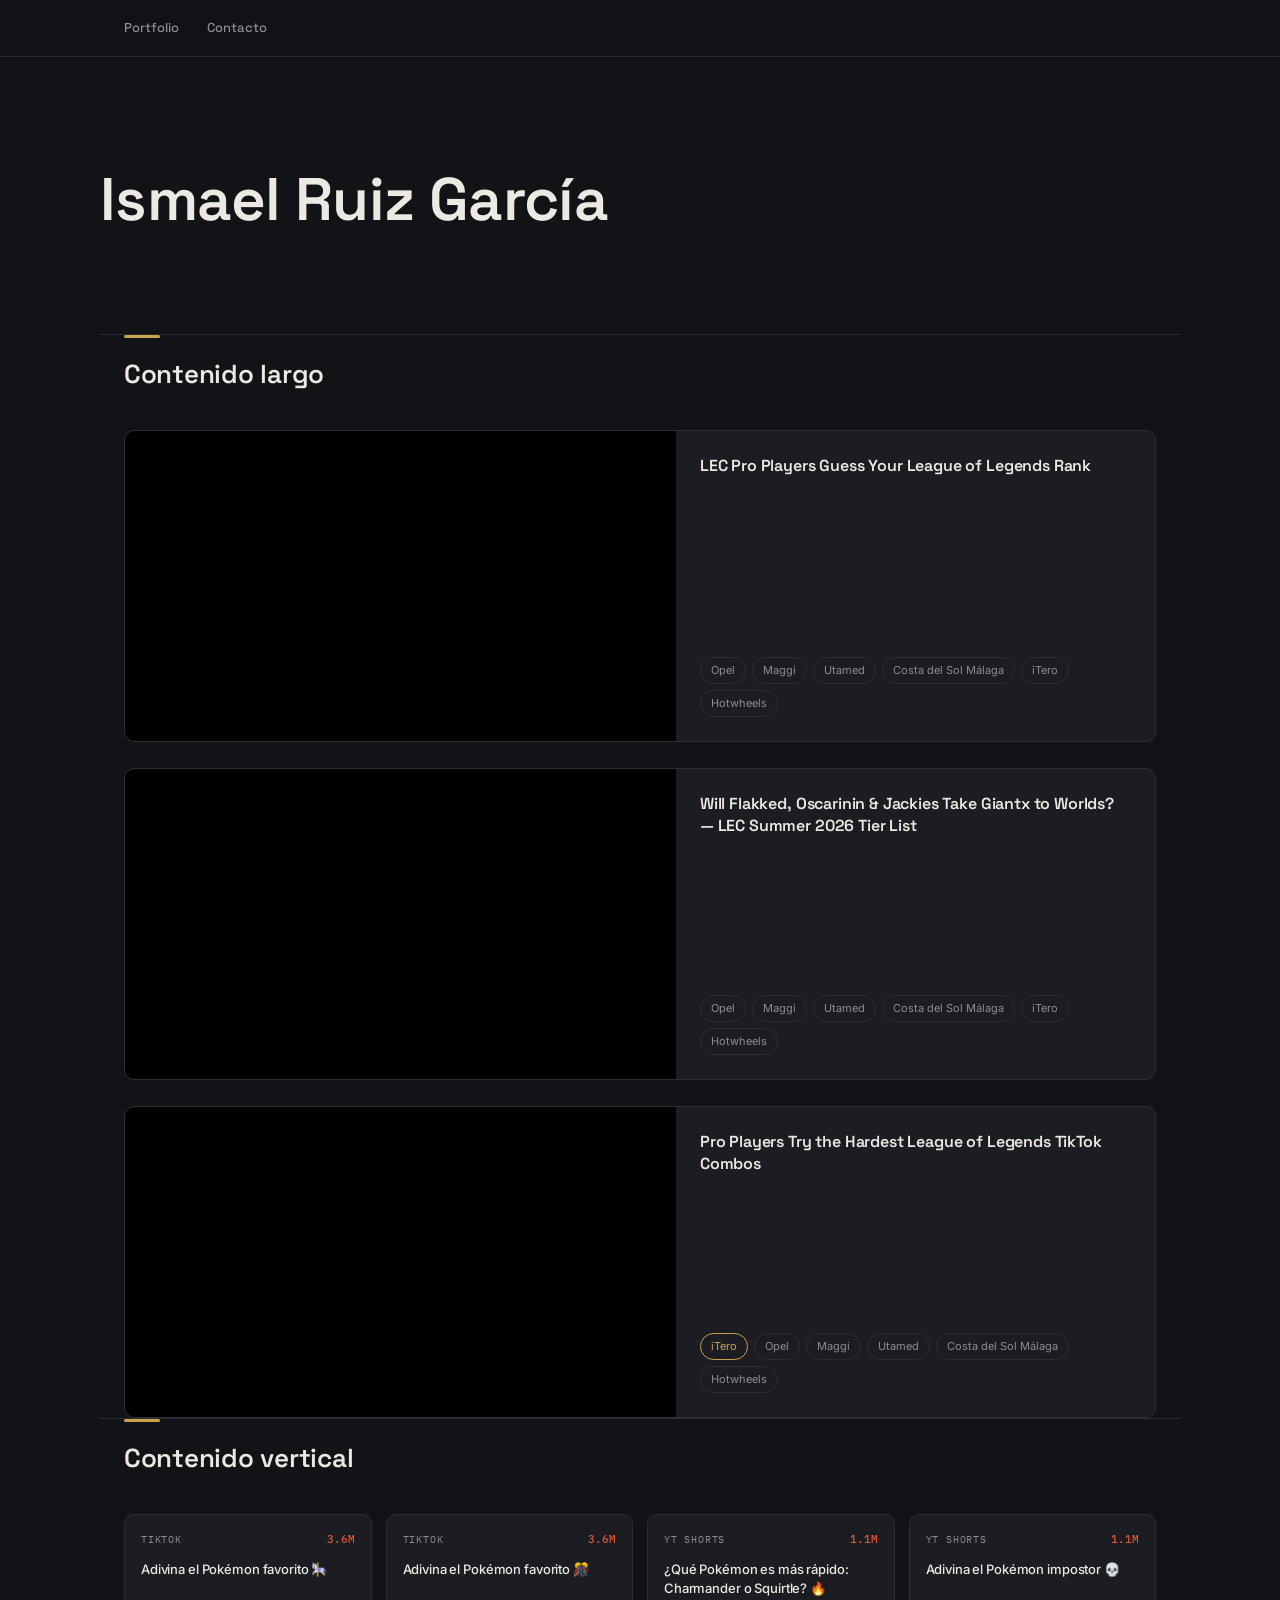
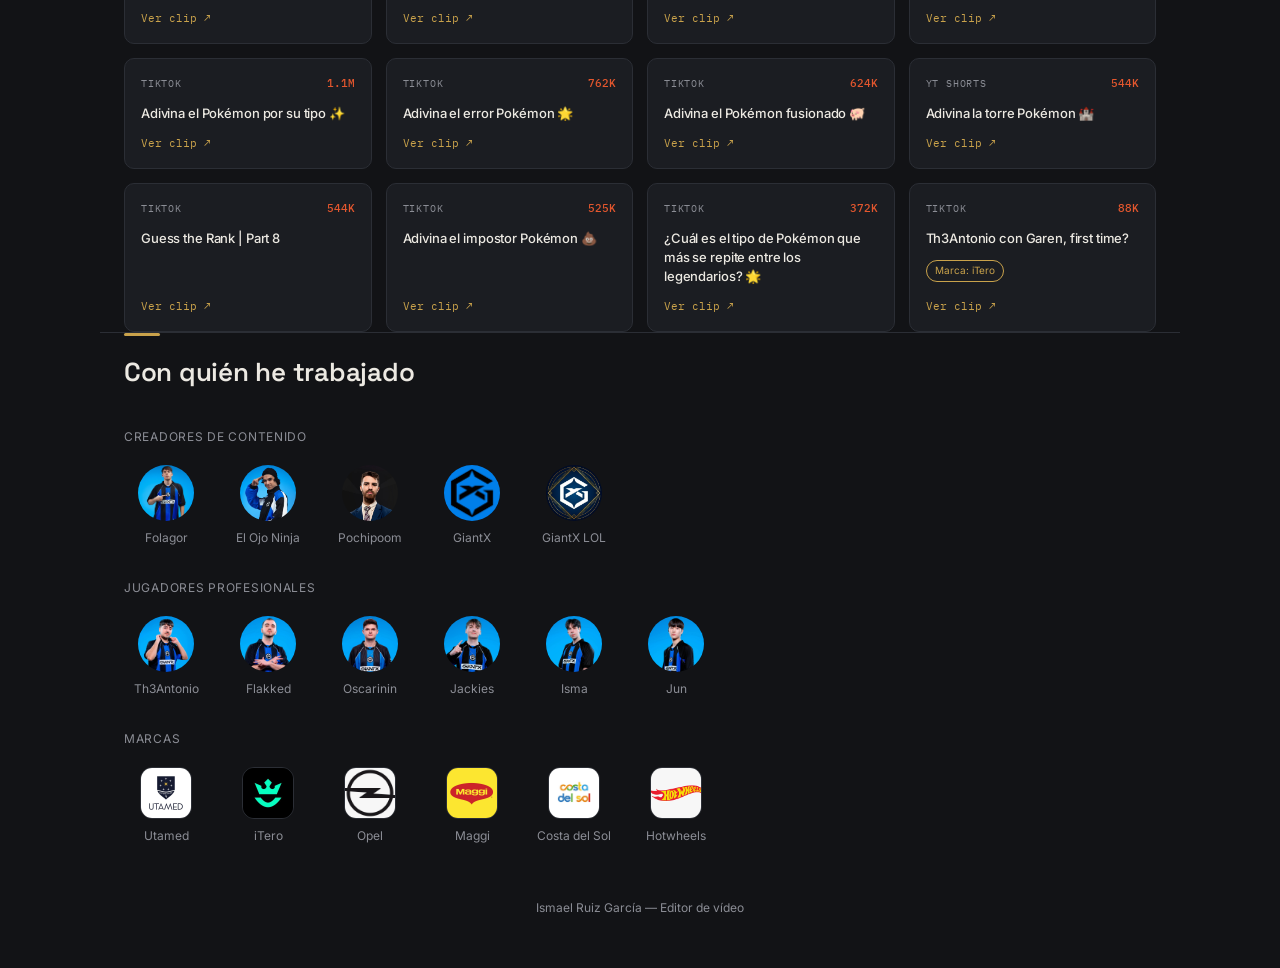
<file: index.html>
<!DOCTYPE html>
<html lang="es">
<head>
<meta charset="UTF-8">
<meta name="viewport" content="width=device-width, initial-scale=1.0">
<title>Ismael Ruiz García — Editor de vídeo</title>
<meta name="description" content="Portfolio de edición de vídeo de Ismael Ruiz García — contenido esports para Giantx en YouTube y TikTok.">
<link rel="preconnect" href="https://fonts.googleapis.com">
<link rel="preconnect" href="https://fonts.gstatic.com" crossorigin>
<link href="https://fonts.googleapis.com/css2?family=Space+Grotesk:wght@500;600;700&family=Inter:wght@400;500;600&family=IBM+Plex+Mono:wght@400;500&display=swap" rel="stylesheet">
<style>
  :root{
    --bg:#121316;
    --surface:#1b1d22;
    --line:#2b2e35;
    --text:#ece9e2;
    --text-dim:#8b8d95;
    --accent:#c9a24b;
    --accent-red:#e4572e;
    --radius:10px;
  }
  *{box-sizing:border-box;}
  html{scroll-behavior:smooth;}
  @media (prefers-reduced-motion: reduce){ html{scroll-behavior:auto;} *{animation:none !important; transition:none !important;} }

  body{margin:0; background:var(--bg); color:var(--text); font-family:'Inter', system-ui, sans-serif; line-height:1.55; -webkit-font-smoothing:antialiased;}
  h1,h2,h3,h4{font-family:'Space Grotesk', system-ui, sans-serif; margin:0 0 .4em; letter-spacing:-0.01em; font-weight:600;}
  .mono{font-family:'IBM Plex Mono', ui-monospace, SFMono-Regular, Menlo, monospace;}
  a{color:inherit;}
  :focus-visible{outline:2px solid var(--accent); outline-offset:3px;}
  ::selection{background:var(--accent); color:#121316;}

  .wrap{max-width:1080px; margin:0 auto; padding:0 24px;}

  .scrubber{position:sticky; top:0; z-index:10; background:rgba(18,19,22,.9); backdrop-filter:blur(8px); border-bottom:1px solid var(--line);}
  .scrubber .track{display:flex; align-items:center; gap:28px; overflow-x:auto; scrollbar-width:none; padding:18px 24px;}
  .scrubber .track::-webkit-scrollbar{display:none;}
  .scrubber a{font-size:13px; white-space:nowrap; color:var(--text-dim); text-decoration:none; font-family:'Space Grotesk'; font-weight:500; transition:color .15s;}
  .scrubber a:hover{color:var(--text);}
  .scrubber a.active{color:var(--accent);}

  header.hero{padding:96px 0 64px; border-bottom:1px solid var(--line); position:relative;}
  .eyebrow{font-size:12px; letter-spacing:.14em; text-transform:uppercase; color:var(--accent); margin-bottom:20px;}
  h1{font-size:clamp(36px,6vw,60px);}
  .role{color:var(--text-dim); font-size:19px; margin-bottom:24px; font-family:'Space Grotesk'; font-weight:500;}
  .lede{max-width:580px; color:var(--text); font-size:16px;}

  section{padding:68px 0; border-bottom:1px solid var(--line);}
  section:last-of-type{border-bottom:none;}
  .section-head{margin-bottom:36px;}
  .section-head .bar{width:36px; height:3px; background:var(--accent); margin-bottom:16px; border-radius:2px;}
  .section-head h2{font-size:26px;}

  .featured-grid{display:grid; gap:26px;}
  .feature-card{background:var(--surface); border:1px solid var(--line); border-radius:var(--radius); overflow:hidden; display:grid; grid-template-columns:1fr;}
  @media(min-width:760px){ .feature-card{grid-template-columns:1.15fr 1fr;} }
  .feature-card .embed{position:relative; aspect-ratio:16/9; background:#000;}
  .feature-card .embed iframe{position:absolute; inset:0; width:100%; height:100%; border:0;}
  .feature-card .info{padding:24px; display:flex; flex-direction:column;}
  .feature-card h3{font-size:16px; margin-bottom:14px; line-height:1.35;}
  .chip-row{display:flex; flex-wrap:wrap; gap:6px; margin-top:auto;}
  .chip{font-size:11px; padding:4px 10px; border:1px solid var(--line); border-radius:100px; color:var(--text-dim);}
  .chip.main{color:var(--accent); border-color:var(--accent);}

  .shorts-grid{display:grid; grid-template-columns:repeat(auto-fill,minmax(230px,1fr)); gap:14px;}
  .short-card{background:var(--surface); border:1px solid var(--line); border-radius:var(--radius); padding:16px; display:flex; flex-direction:column; gap:12px; text-decoration:none; transition:border-color .15s, transform .15s;}
  .short-card:hover{border-color:var(--accent); transform:translateY(-2px);}
  .short-top{display:flex; justify-content:space-between; align-items:center;}
  .platform{font-size:10px; text-transform:uppercase; letter-spacing:.08em; color:var(--text-dim);}
  .views{font-size:11px; color:var(--accent-red); font-weight:500;}
  .short-card h4{font-size:13px; font-weight:500; margin:0; color:var(--text); line-height:1.45; font-family:'Inter';}
  .short-tag{align-self:flex-start; font-size:10px; color:var(--accent); border:1px solid var(--accent); border-radius:100px; padding:2px 8px;}
  .short-link{margin-top:auto; font-size:11px; color:var(--accent);}

  .tag-group{margin-bottom:34px;}
  .tag-group:last-child{margin-bottom:0;}
  .tag-group .label{font-size:12px; color:var(--text-dim); margin-bottom:18px; text-transform:uppercase; letter-spacing:.06em;}

  .people-grid, .brand-grid{display:flex; flex-wrap:wrap; gap:22px 18px;}
  .person, .brand{display:flex; flex-direction:column; align-items:center; gap:9px; width:84px; text-align:center;}
  .avatar{width:56px; height:56px; border-radius:50%; display:flex; align-items:center; justify-content:center; font-family:'Space Grotesk'; font-weight:600; font-size:14px; color:#15161a;}
  .avatar img{width:100%; height:100%; object-fit:cover; border-radius:50%; display:block;}
  .person{text-decoration:none; color:inherit;}
  .brand .mark{width:52px; height:52px; border-radius:12px; display:flex; align-items:center; justify-content:center; font-family:'Space Grotesk'; font-weight:600; font-size:13px; border:1px solid var(--line); color:var(--text); background:var(--surface);}
  .brand .mark{overflow:hidden;}
  .brand .mark img{width:100%; height:100%; object-fit:cover; display:block;}
  .person span, .brand span{font-size:12px; color:var(--text-dim); line-height:1.3;}

  footer.end{padding:50px 0; text-align:center;}
  footer.end span{font-size:12px; color:var(--text-dim);}
</style>
</head>
<body>

<nav class="scrubber"><div class="track wrap">
  <a href="#inicio">Portfolio</a>
    <a href="contacto.html">Contacto</a>
</div></nav>

<header class="hero wrap" id="inicio">
  <h1>Ismael Ruiz García</h1>

  
</header>

<section class="wrap" id="destacados">
  <div class="section-head"><div class="bar"></div><h2>Contenido largo</h2></div>
  <div class="featured-grid">

    <article class="feature-card">
      <div class="embed"><iframe src="https://www.youtube.com/embed/CvJM4nI730c" title="LEC Pro Players Guess Your League of Legends Rank" allowfullscreen loading="lazy"></iframe></div>
      <div class="info">
        <h3>LEC Pro Players Guess Your League of Legends Rank</h3>
        <div class="chip-row">
          <span class="chip">Opel</span><span class="chip">Maggi</span><span class="chip">Utamed</span><span class="chip">Costa del Sol Málaga</span><span class="chip">iTero</span><span class="chip">Hotwheels</span>
        </div>
      </div>
    </article>

    <article class="feature-card">
      <div class="embed"><iframe src="https://www.youtube.com/embed/H2o7BlmAhLQ" title="Will Flakked, Oscarinin & Jackies take Giantx to Worlds?" allowfullscreen loading="lazy"></iframe></div>
      <div class="info">
        <h3>Will Flakked, Oscarinin &amp; Jackies Take Giantx to Worlds? — LEC Summer 2026 Tier List</h3>
        <div class="chip-row">
          <span class="chip">Opel</span><span class="chip">Maggi</span><span class="chip">Utamed</span><span class="chip">Costa del Sol Málaga</span><span class="chip">iTero</span><span class="chip">Hotwheels</span>
        </div>
      </div>
    </article>

    <article class="feature-card">
      <div class="embed"><iframe src="https://www.youtube.com/embed/bHtNO31n9Vk" title="Pro Players Try the Hardest League of Legends TikTok Combos" allowfullscreen loading="lazy"></iframe></div>
      <div class="info">
        <h3>Pro Players Try the Hardest League of Legends TikTok Combos</h3>
        <div class="chip-row"><span class="chip main">iTero</span><span class="chip">Opel</span><span class="chip">Maggi</span><span class="chip">Utamed</span><span class="chip">Costa del Sol Málaga</span><span  class="chip">Hotwheels</span>
      </div>
    </article>

  </div>
</section>

<section class="wrap" id="shorts">
  <div class="section-head"><div class="bar"></div><h2>Contenido vertical</h2></div>
  <div class="shorts-grid">

    <a class="short-card" href="https://www.tiktok.com/@giantxes/video/7656111890896145667?lang=es" target="_blank" rel="noopener">
      <div class="short-top"><span class="platform mono">TikTok</span><span class="views mono">3.6M</span></div>
      <h4>Adivina el Pokémon favorito 🎠</h4>
      <span class="short-link mono">Ver clip ↗</span>
    </a>

    <a class="short-card" href="https://www.tiktok.com/@giantxes/video/7653889803490069783?lang=es" target="_blank" rel="noopener">
      <div class="short-top"><span class="platform mono">TikTok</span><span class="views mono">3.6M</span></div>
      <h4>Adivina el Pokémon favorito 🎊</h4>
      <span class="short-link mono">Ver clip ↗</span>
    </a>

    <a class="short-card" href="https://www.youtube.com/shorts/FUOE5brqlLI" target="_blank" rel="noopener">
      <div class="short-top"><span class="platform mono">YT Shorts</span><span class="views mono">1.1M</span></div>
      <h4>¿Qué Pokémon es más rápido: Charmander o Squirtle? 🔥</h4>
      <span class="short-link mono">Ver clip ↗</span>
    </a>

    <a class="short-card" href="https://www.youtube.com/shorts/HyiCGyj5WbQ" target="_blank" rel="noopener">
      <div class="short-top"><span class="platform mono">YT Shorts</span><span class="views mono">1.1M</span></div>
      <h4>Adivina el Pokémon impostor 💀</h4>
      <span class="short-link mono">Ver clip ↗</span>
    </a>

    <a class="short-card" href="https://www.tiktok.com/@giantxes/video/7649428434011065622?lang=es" target="_blank" rel="noopener">
      <div class="short-top"><span class="platform mono">TikTok</span><span class="views mono">1.1M</span></div>
      <h4>Adivina el Pokémon por su tipo ✨️</h4>
      <span class="short-link mono">Ver clip ↗</span>
    </a>

    <a class="short-card" href="https://www.tiktok.com/@giantxes/video/7647194400560303382?lang=es" target="_blank" rel="noopener">
      <div class="short-top"><span class="platform mono">TikTok</span><span class="views mono">762K</span></div>
      <h4>Adivina el error Pokémon 🌟</h4>
      <span class="short-link mono">Ver clip ↗</span>
    </a>

    <a class="short-card" href="https://www.tiktok.com/@giantxes/video/7641246221037800726?lang=es" target="_blank" rel="noopener">
      <div class="short-top"><span class="platform mono">TikTok</span><span class="views mono">624K</span></div>
      <h4>Adivina el Pokémon fusionado 🐖</h4>
      <span class="short-link mono">Ver clip ↗</span>
    </a>

    <a class="short-card" href="https://www.youtube.com/shorts/RfSWuwTfBr8" target="_blank" rel="noopener">
      <div class="short-top"><span class="platform mono">YT Shorts</span><span class="views mono">544K</span></div>
      <h4>Adivina la torre Pokémon 🏰</h4>
      <span class="short-link mono">Ver clip ↗</span>
    </a>

    <a class="short-card" href="https://www.tiktok.com/@giantxleague/video/7639755588884319520?lang=es" target="_blank" rel="noopener">
      <div class="short-top"><span class="platform mono">TikTok</span><span class="views mono">544K</span></div>
      <h4>Guess the Rank | Part 8</h4>
      <span class="short-link mono">Ver clip ↗</span>
    </a>

    <a class="short-card" href="https://www.tiktok.com/@giantxes/video/7651277490605870358?lang=es" target="_blank" rel="noopener">
      <div class="short-top"><span class="platform mono">TikTok</span><span class="views mono">525K</span></div>
      <h4>Adivina el impostor Pokémon 💩</h4>
      <span class="short-link mono">Ver clip ↗</span>
    </a>

    <a class="short-card" href="https://www.tiktok.com/@giantxes/video/7643503561778810134?lang=es" target="_blank" rel="noopener">
      <div class="short-top"><span class="platform mono">TikTok</span><span class="views mono">372K</span></div>
      <h4>¿Cuál es el tipo de Pokémon que más se repite entre los legendarios? 🌟</h4>
      <span class="short-link mono">Ver clip ↗</span>
    </a>

    <a class="short-card" href="https://www.tiktok.com/@giantx_itero/video/7670849044511460641" target="_blank" rel="noopener">
      <div class="short-top"><span class="platform mono">TikTok</span><span class="views mono">88K</span></div>
      <h4>Th3Antonio con Garen, first time?</h4>
      <span class="short-tag">Marca: iTero</span>
      <span class="short-link mono">Ver clip ↗</span>
    </a>

  </div>
</section>

<section class="wrap" id="colaboradores">
  <div class="section-head"><div class="bar"></div><h2>Con quién he trabajado</h2></div>

  <div class="tag-group">
    <div class="label">Creadores de contenido</div>
    <div class="people-grid">
      <a class="person" href="https://www.youtube.com/@Folagor03" target="_blank" rel="noopener">
        <div class="avatar"><img src="Folagor.jpeg" alt="Folagor"></div>
        <span>Folagor</span>
      </a>
      <a class="person" href="https://www.youtube.com/@ElOjoNinja" target="_blank" rel="noopener">
        <div class="avatar"><img src="ElOjoNinja.jpeg" alt="El Ojo Ninja"></div>
        <span>El Ojo Ninja</span>
      </a>
      <a class="person" href="https://www.youtube.com/@PochiPoomLOL" target="_blank" rel="noopener">
        <div class="avatar"><img src="Pochipoom.jpeg" alt="Pochipoom"></div>
        <span>Pochipoom</span>
      </a>
      <a class="person" href="https://www.youtube.com/@GIANTXES" target="_blank" rel="noopener">
        <div class="avatar"><img src="GiantX.jpeg" alt="GiantX"></div>
        <span>GiantX</span>
      </a>
      <a class="person" href="https://www.youtube.com/@GIANTXLOL" target="_blank" rel="noopener">
        <div class="avatar"><img src="GiantX LOL.jpeg" alt="GiantX LOL"></div>
        <span>GiantX LOL</span>
      </a>
    </div>
  </div>

  <div class="tag-group">
    <div class="label">Jugadores profesionales</div>
    <div class="people-grid">
      <a class="person" href="https://www.youtube.com/@Th3Antonio" target="_blank" rel="noopener">
        <div class="avatar"><img src="Th3Antonio.jpeg" alt="Th3Antonio"></div>
        <span>Th3Antonio</span>
      </a>
      <a class="person" href="https://www.youtube.com/@flakkedlol" target="_blank" rel="noopener">
        <div class="avatar"><img src="Flakked.jpeg" alt="Flakked"></div>
        <span>Flakked</span>
      </a>
      <div class="person">
        <div class="avatar"><img src="Oscarinin.jpeg" alt="Oscarinin"></div>
        <span>Oscarinin</span>
      </div>
      <div class="person">
        <div class="avatar"><img src="Jackies.jpeg" alt="Jackies"></div>
        <span>Jackies</span>
      </div>
      <div class="person">
        <div class="avatar"><img src="Isma.jpeg" alt="Isma"></div>
        <span>Isma</span>
      </div>
      <div class="person">
        <div class="avatar"><img src="Jun.jpeg" alt="Jun"></div>
        <span>Jun</span>
      </div>
    </div>
  </div>

  <div class="tag-group">
    <div class="label">Marcas</div>
    <div class="brand-grid">
      <div class="brand"><div class="mark"><img src="Utamed.jpeg" alt="Utamed"></div><span>Utamed</span></div>
      <div class="brand"><div class="mark"><img src="iTero.jpeg" alt="Itero"></div><span>iTero</span></div>
      <div class="brand"><div class="mark"><img src="Opel.jpeg" alt="Opel"></div><span>Opel</span></div>
      <div class="brand"><div class="mark"><img src="Maggi.jpeg" alt="Maggi"></div><span>Maggi</span></div>
      <div class="brand"><div class="mark"><img src="Costa del Sol.jpeg" alt="Costa del Sol"></div><span>Costa del Sol</span></div>
      <div class="brand"><div class="mark"><img src="Hotwheels.jpeg" alt="Hotwheels"></div><span>Hotwheels</span></div>
    </div>
  </div>
</section>

<footer class="end wrap"><span>Ismael Ruiz García — Editor de vídeo</span></footer>

<script>
  var links = Array.prototype.slice.call(document.querySelectorAll('.scrubber a'));
  var sections = links.map(function(a){ return document.querySelector(a.getAttribute('href')); });
  if ('IntersectionObserver' in window) {
    var io = new IntersectionObserver(function(entries){
      entries.forEach(function(entry){
        if (entry.isIntersecting) {
          links.forEach(function(l){ l.classList.remove('active'); });
          var active = document.querySelector('.scrubber a[href="#' + entry.target.id + '"]');
          if (active) active.classList.add('active');
        }
      });
    }, { rootMargin: '-40% 0px -55% 0px' });
    sections.forEach(function(s){ if (s) io.observe(s); });
  }
</script>

</body>
</html>
</file>
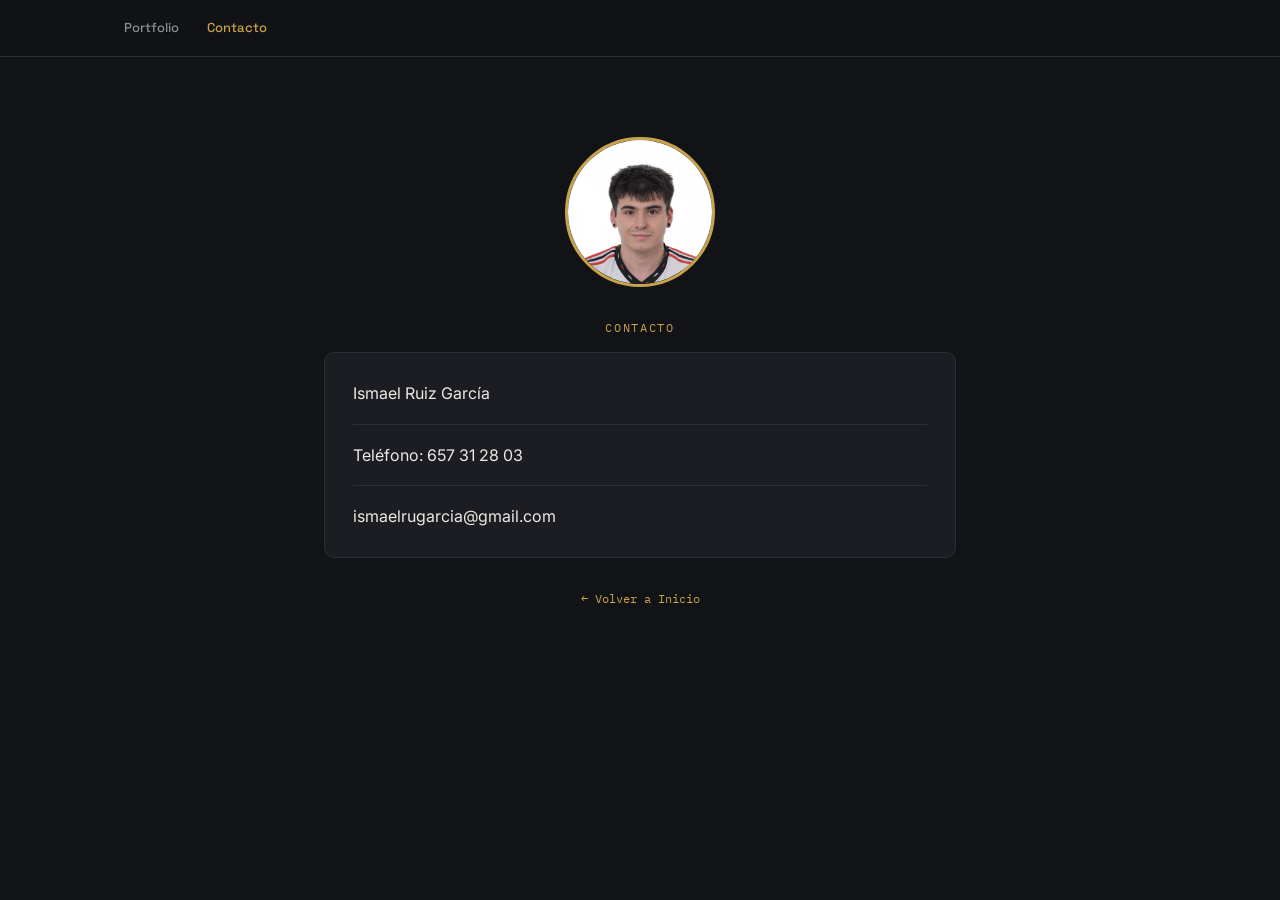
<file: contacto.html>
<!DOCTYPE html>
<html lang="es">
<head>
<meta charset="UTF-8">
<meta name="viewport" content="width=device-width, initial-scale=1.0">
<title>Contacto — Ismael Ruiz García</title>
<link rel="preconnect" href="https://fonts.googleapis.com">
<link rel="preconnect" href="https://fonts.gstatic.com" crossorigin>
<link href="https://fonts.googleapis.com/css2?family=Space+Grotesk:wght@500;600;700&family=Inter:wght@400;500;600&family=IBM+Plex+Mono:wght@400;500&display=swap" rel="stylesheet">
<style>
  :root{
    --bg:#121316;
    --surface:#1b1d22;
    --line:#2b2e35;
    --text:#ece9e2;
    --text-dim:#8b8d95;
    --accent:#c9a24b;
    --radius:10px;
  }

  *{box-sizing:border-box;}
  body{
    margin:0;
    min-height:100vh;
    background:var(--bg);
    color:var(--text);
    font-family:'Inter',system-ui,sans-serif;
    line-height:1.55;
    -webkit-font-smoothing:antialiased;
  }

  a{color:inherit;}

  .scrubber{
    position:sticky;
    top:0;
    z-index:10;
    background:rgba(18,19,22,.9);
    backdrop-filter:blur(8px);
    border-bottom:1px solid var(--line);
  }

  .track{
    max-width:1080px;
    margin:0 auto;
    padding:0 24px;
    display:flex;
    align-items:center;
    gap:28px;
    overflow-x:auto;
    scrollbar-width:none;
  }

  .track::-webkit-scrollbar{display:none;}

  .track a{
    padding:18px 0;
    font-size:13px;
    white-space:nowrap;
    color:var(--text-dim);
    text-decoration:none;
    font-family:'Space Grotesk';
    font-weight:500;
    transition:color .15s;
  }

  .track a:hover{color:var(--text);}
  .track a.active{color:var(--accent);}

  main{
    max-width:680px;
    margin:0 auto;
    padding:80px 24px;
  }

  .contact{
    text-align:center;
  }

  .contact-photo{
    width:150px;
    height:150px;
    object-fit:cover;
    border-radius:50%;
    display:block;
    margin:0 auto 32px;
    border:3px solid var(--accent);
  }

  .eyebrow{
    font-family:'IBM Plex Mono',ui-monospace,monospace;
    font-size:12px;
    letter-spacing:.14em;
    text-transform:uppercase;
    color:var(--accent);
    margin-bottom:14px;
  }

  h1{
    font-family:'Space Grotesk',system-ui,sans-serif;
    font-size:clamp(36px,6vw,52px);
    margin:0 0 40px;
    letter-spacing:-.01em;
    font-weight:600;
  }

  .contact-info{
    background:var(--surface);
    border:1px solid var(--line);
    border-radius:var(--radius);
    padding:28px;
    text-align:left;
  }

  .contact-item{
    padding:18px 0;
    border-bottom:1px solid var(--line);
  }

  .contact-item:first-child{padding-top:0;}
  .contact-item:last-child{
    padding-bottom:0;
    border-bottom:none;
  }

  .label{
    display:block;
    font-size:11px;
    text-transform:uppercase;
    letter-spacing:.08em;
    color:var(--text-dim);
    margin-bottom:5px;
  }

  .value{
    font-size:16px;
    color:var(--text);
  }

  .back{
    display:inline-block;
    margin-top:32px;
    color:var(--accent);
    text-decoration:none;
    font-family:'IBM Plex Mono',ui-monospace,monospace;
    font-size:12px;
  }

  .back:hover{text-decoration:underline;}
</style>
</head>
<body>

<nav class="scrubber">
  <div class="track">
    <a href="index.html">Portfolio</a>
    <a href="contacto.html" class="active">Contacto</a>
  </div>
</nav>

<main>
  <div class="contact">
    <img class="contact-photo" src="foto.jpeg" alt="Foto de Ismael Ruiz García">

    <div class="eyebrow">Contacto</div>

    <div class="contact-info">
      <div class="contact-item">
        <span class="value">Ismael Ruiz García</span>
      </div>


      <div class="contact-item">
        <span class="value">Teléfono: 657 31 28 03</span>
      </div>

      <div class="contact-item">
        <span class="value">ismaelrugarcia@gmail.com</span> 
      </div>
    </div>

    <a class="back" href="index.html">← Volver a Inicio</a>
  </div>
</main>

</body>
</html>
</file>
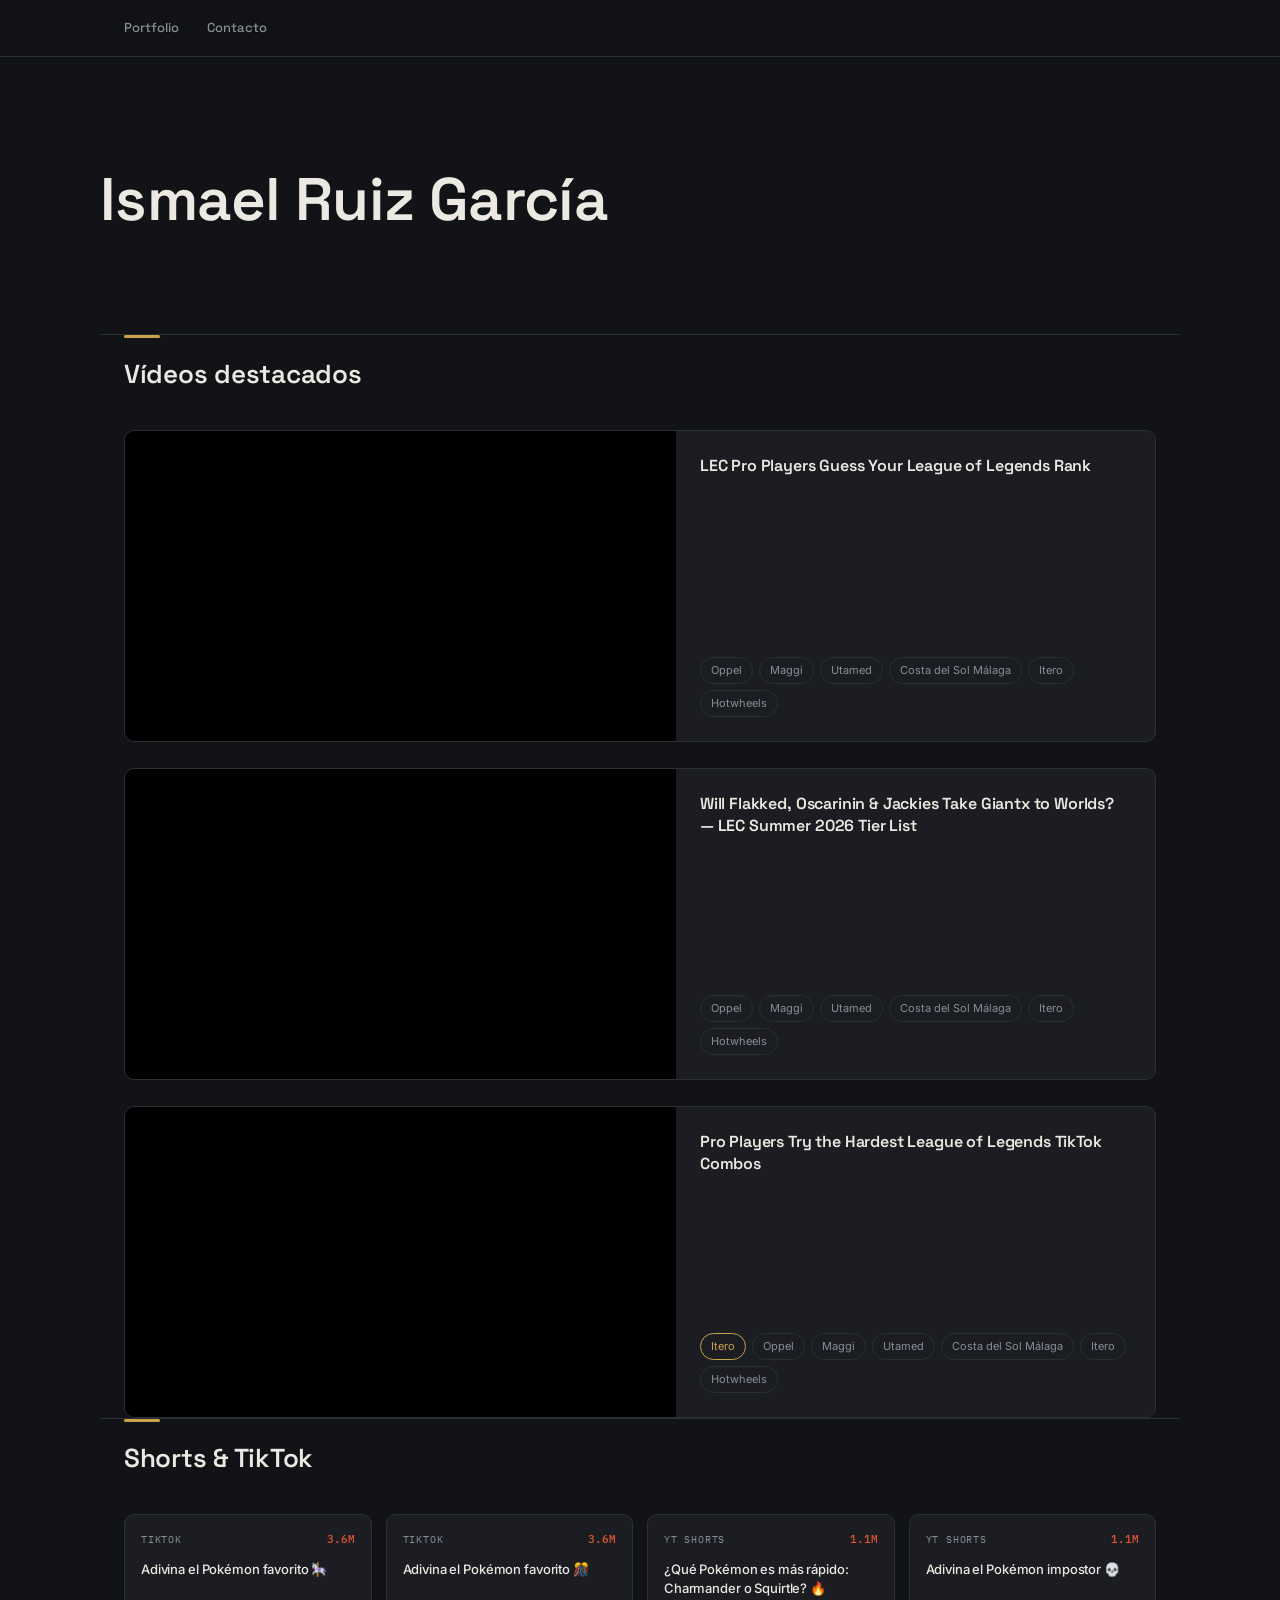
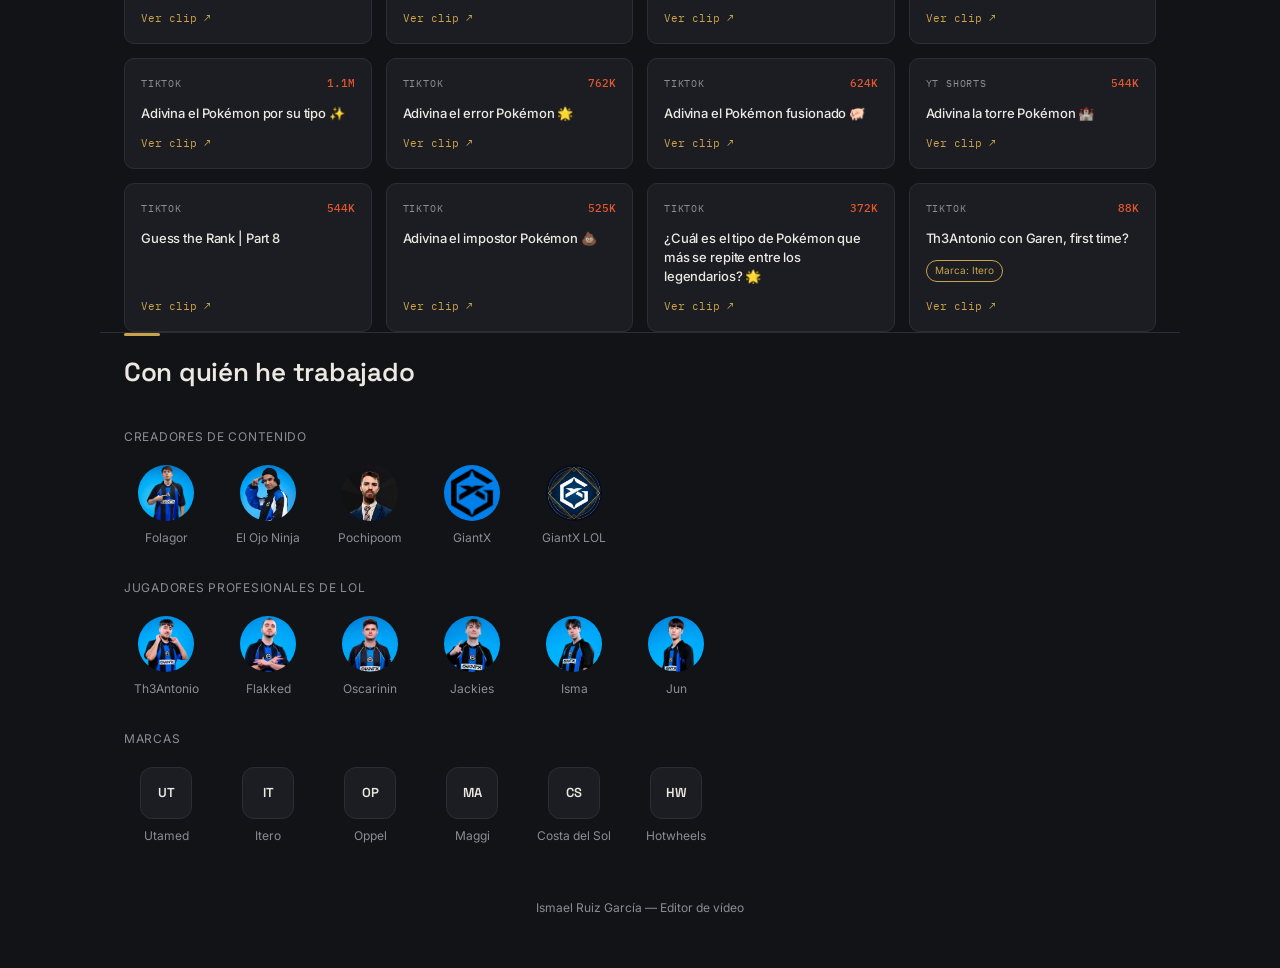
<file: indexxxx.html>
<!DOCTYPE html>
<html lang="es">
<head>
<meta charset="UTF-8">
<meta name="viewport" content="width=device-width, initial-scale=1.0">
<title>Ismael Ruiz García — Editor de vídeo</title>
<meta name="description" content="Portfolio de edición de vídeo de Ismael Ruiz García — contenido esports para Giantx en YouTube y TikTok.">
<link rel="preconnect" href="https://fonts.googleapis.com">
<link rel="preconnect" href="https://fonts.gstatic.com" crossorigin>
<link href="https://fonts.googleapis.com/css2?family=Space+Grotesk:wght@500;600;700&family=Inter:wght@400;500;600&family=IBM+Plex+Mono:wght@400;500&display=swap" rel="stylesheet">
<style>
  :root{
    --bg:#121316;
    --surface:#1b1d22;
    --line:#2b2e35;
    --text:#ece9e2;
    --text-dim:#8b8d95;
    --accent:#c9a24b;
    --accent-red:#e4572e;
    --radius:10px;
  }
  *{box-sizing:border-box;}
  html{scroll-behavior:smooth;}
  @media (prefers-reduced-motion: reduce){ html{scroll-behavior:auto;} *{animation:none !important; transition:none !important;} }

  body{margin:0; background:var(--bg); color:var(--text); font-family:'Inter', system-ui, sans-serif; line-height:1.55; -webkit-font-smoothing:antialiased;}
  h1,h2,h3,h4{font-family:'Space Grotesk', system-ui, sans-serif; margin:0 0 .4em; letter-spacing:-0.01em; font-weight:600;}
  .mono{font-family:'IBM Plex Mono', ui-monospace, SFMono-Regular, Menlo, monospace;}
  a{color:inherit;}
  :focus-visible{outline:2px solid var(--accent); outline-offset:3px;}
  ::selection{background:var(--accent); color:#121316;}

  .wrap{max-width:1080px; margin:0 auto; padding:0 24px;}

  .scrubber{position:sticky; top:0; z-index:10; background:rgba(18,19,22,.9); backdrop-filter:blur(8px); border-bottom:1px solid var(--line);}
  .scrubber .track{display:flex; align-items:center; gap:28px; overflow-x:auto; scrollbar-width:none; padding:18px 24px;}
  .scrubber .track::-webkit-scrollbar{display:none;}
  .scrubber a{font-size:13px; white-space:nowrap; color:var(--text-dim); text-decoration:none; font-family:'Space Grotesk'; font-weight:500; transition:color .15s;}
  .scrubber a:hover{color:var(--text);}
  .scrubber a.active{color:var(--accent);}

  header.hero{padding:96px 0 64px; border-bottom:1px solid var(--line); position:relative;}
  .eyebrow{font-size:12px; letter-spacing:.14em; text-transform:uppercase; color:var(--accent); margin-bottom:20px;}
  h1{font-size:clamp(36px,6vw,60px);}
  .role{color:var(--text-dim); font-size:19px; margin-bottom:24px; font-family:'Space Grotesk'; font-weight:500;}
  .lede{max-width:580px; color:var(--text); font-size:16px;}

  section{padding:68px 0; border-bottom:1px solid var(--line);}
  section:last-of-type{border-bottom:none;}
  .section-head{margin-bottom:36px;}
  .section-head .bar{width:36px; height:3px; background:var(--accent); margin-bottom:16px; border-radius:2px;}
  .section-head h2{font-size:26px;}

  .featured-grid{display:grid; gap:26px;}
  .feature-card{background:var(--surface); border:1px solid var(--line); border-radius:var(--radius); overflow:hidden; display:grid; grid-template-columns:1fr;}
  @media(min-width:760px){ .feature-card{grid-template-columns:1.15fr 1fr;} }
  .feature-card .embed{position:relative; aspect-ratio:16/9; background:#000;}
  .feature-card .embed iframe{position:absolute; inset:0; width:100%; height:100%; border:0;}
  .feature-card .info{padding:24px; display:flex; flex-direction:column;}
  .feature-card h3{font-size:16px; margin-bottom:14px; line-height:1.35;}
  .chip-row{display:flex; flex-wrap:wrap; gap:6px; margin-top:auto;}
  .chip{font-size:11px; padding:4px 10px; border:1px solid var(--line); border-radius:100px; color:var(--text-dim);}
  .chip.main{color:var(--accent); border-color:var(--accent);}

  .shorts-grid{display:grid; grid-template-columns:repeat(auto-fill,minmax(230px,1fr)); gap:14px;}
  .short-card{background:var(--surface); border:1px solid var(--line); border-radius:var(--radius); padding:16px; display:flex; flex-direction:column; gap:12px; text-decoration:none; transition:border-color .15s, transform .15s;}
  .short-card:hover{border-color:var(--accent); transform:translateY(-2px);}
  .short-top{display:flex; justify-content:space-between; align-items:center;}
  .platform{font-size:10px; text-transform:uppercase; letter-spacing:.08em; color:var(--text-dim);}
  .views{font-size:11px; color:var(--accent-red); font-weight:500;}
  .short-card h4{font-size:13px; font-weight:500; margin:0; color:var(--text); line-height:1.45; font-family:'Inter';}
  .short-tag{align-self:flex-start; font-size:10px; color:var(--accent); border:1px solid var(--accent); border-radius:100px; padding:2px 8px;}
  .short-link{margin-top:auto; font-size:11px; color:var(--accent);}

  .tag-group{margin-bottom:34px;}
  .tag-group:last-child{margin-bottom:0;}
  .tag-group .label{font-size:12px; color:var(--text-dim); margin-bottom:18px; text-transform:uppercase; letter-spacing:.06em;}

  .people-grid, .brand-grid{display:flex; flex-wrap:wrap; gap:22px 18px;}
  .person, .brand{display:flex; flex-direction:column; align-items:center; gap:9px; width:84px; text-align:center;}
  .avatar{width:56px; height:56px; border-radius:50%; display:flex; align-items:center; justify-content:center; font-family:'Space Grotesk'; font-weight:600; font-size:14px; color:#15161a;}
  .avatar img{width:100%; height:100%; object-fit:cover; border-radius:50%; display:block;}
  .person{text-decoration:none; color:inherit;}
  .brand .mark{width:52px; height:52px; border-radius:12px; display:flex; align-items:center; justify-content:center; font-family:'Space Grotesk'; font-weight:600; font-size:13px; border:1px solid var(--line); color:var(--text); background:var(--surface);}
  .person span, .brand span{font-size:12px; color:var(--text-dim); line-height:1.3;}

  footer.end{padding:50px 0; text-align:center;}
  footer.end span{font-size:12px; color:var(--text-dim);}
</style>
</head>
<body>

<nav class="scrubber"><div class="track wrap">
  <a href="#inicio">Portfolio</a>
    <a href="contacto.html">Contacto</a>
</div></nav>

<header class="hero wrap" id="inicio">
  <h1>Ismael Ruiz García</h1>

  
</header>

<section class="wrap" id="destacados">
  <div class="section-head"><div class="bar"></div><h2>Vídeos destacados</h2></div>
  <div class="featured-grid">

    <article class="feature-card">
      <div class="embed"><iframe src="https://www.youtube.com/embed/CvJM4nI730c" title="LEC Pro Players Guess Your League of Legends Rank" allowfullscreen loading="lazy"></iframe></div>
      <div class="info">
        <h3>LEC Pro Players Guess Your League of Legends Rank</h3>
        <div class="chip-row">
          <span class="chip">Oppel</span><span class="chip">Maggi</span><span class="chip">Utamed</span><span class="chip">Costa del Sol Málaga</span><span class="chip">Itero</span><span class="chip">Hotwheels</span>
        </div>
      </div>
    </article>

    <article class="feature-card">
      <div class="embed"><iframe src="https://www.youtube.com/embed/H2o7BlmAhLQ" title="Will Flakked, Oscarinin & Jackies take Giantx to Worlds?" allowfullscreen loading="lazy"></iframe></div>
      <div class="info">
        <h3>Will Flakked, Oscarinin &amp; Jackies Take Giantx to Worlds? — LEC Summer 2026 Tier List</h3>
        <div class="chip-row">
          <span class="chip">Oppel</span><span class="chip">Maggi</span><span class="chip">Utamed</span><span class="chip">Costa del Sol Málaga</span><span class="chip">Itero</span><span class="chip">Hotwheels</span>
        </div>
      </div>
    </article>

    <article class="feature-card">
      <div class="embed"><iframe src="https://www.youtube.com/embed/bHtNO31n9Vk" title="Pro Players Try the Hardest League of Legends TikTok Combos" allowfullscreen loading="lazy"></iframe></div>
      <div class="info">
        <h3>Pro Players Try the Hardest League of Legends TikTok Combos</h3>
        <div class="chip-row"><span class="chip main">Itero</span><span class="chip">Oppel</span><span class="chip">Maggi</span><span class="chip">Utamed</span><span class="chip">Costa del Sol Málaga</span><span class="chip">Itero</span><span class="chip">Hotwheels</span>
      </div>
    </article>

  </div>
</section>

<section class="wrap" id="shorts">
  <div class="section-head"><div class="bar"></div><h2>Shorts &amp; TikTok</h2></div>
  <div class="shorts-grid">

    <a class="short-card" href="https://www.tiktok.com/@giantxes/video/7656111890896145667?lang=es" target="_blank" rel="noopener">
      <div class="short-top"><span class="platform mono">TikTok</span><span class="views mono">3.6M</span></div>
      <h4>Adivina el Pokémon favorito 🎠</h4>
      <span class="short-link mono">Ver clip ↗</span>
    </a>

    <a class="short-card" href="https://www.tiktok.com/@giantxes/video/7653889803490069783?lang=es" target="_blank" rel="noopener">
      <div class="short-top"><span class="platform mono">TikTok</span><span class="views mono">3.6M</span></div>
      <h4>Adivina el Pokémon favorito 🎊</h4>
      <span class="short-link mono">Ver clip ↗</span>
    </a>

    <a class="short-card" href="https://www.youtube.com/shorts/FUOE5brqlLI" target="_blank" rel="noopener">
      <div class="short-top"><span class="platform mono">YT Shorts</span><span class="views mono">1.1M</span></div>
      <h4>¿Qué Pokémon es más rápido: Charmander o Squirtle? 🔥</h4>
      <span class="short-link mono">Ver clip ↗</span>
    </a>

    <a class="short-card" href="https://www.youtube.com/shorts/HyiCGyj5WbQ" target="_blank" rel="noopener">
      <div class="short-top"><span class="platform mono">YT Shorts</span><span class="views mono">1.1M</span></div>
      <h4>Adivina el Pokémon impostor 💀</h4>
      <span class="short-link mono">Ver clip ↗</span>
    </a>

    <a class="short-card" href="https://www.tiktok.com/@giantxes/video/7649428434011065622?lang=es" target="_blank" rel="noopener">
      <div class="short-top"><span class="platform mono">TikTok</span><span class="views mono">1.1M</span></div>
      <h4>Adivina el Pokémon por su tipo ✨️</h4>
      <span class="short-link mono">Ver clip ↗</span>
    </a>

    <a class="short-card" href="https://www.tiktok.com/@giantxes/video/7647194400560303382?lang=es" target="_blank" rel="noopener">
      <div class="short-top"><span class="platform mono">TikTok</span><span class="views mono">762K</span></div>
      <h4>Adivina el error Pokémon 🌟</h4>
      <span class="short-link mono">Ver clip ↗</span>
    </a>

    <a class="short-card" href="https://www.tiktok.com/@giantxes/video/7641246221037800726?lang=es" target="_blank" rel="noopener">
      <div class="short-top"><span class="platform mono">TikTok</span><span class="views mono">624K</span></div>
      <h4>Adivina el Pokémon fusionado 🐖</h4>
      <span class="short-link mono">Ver clip ↗</span>
    </a>

    <a class="short-card" href="https://www.youtube.com/shorts/RfSWuwTfBr8" target="_blank" rel="noopener">
      <div class="short-top"><span class="platform mono">YT Shorts</span><span class="views mono">544K</span></div>
      <h4>Adivina la torre Pokémon 🏰</h4>
      <span class="short-link mono">Ver clip ↗</span>
    </a>

    <a class="short-card" href="https://www.tiktok.com/@giantxleague/video/7639755588884319520?lang=es" target="_blank" rel="noopener">
      <div class="short-top"><span class="platform mono">TikTok</span><span class="views mono">544K</span></div>
      <h4>Guess the Rank | Part 8</h4>
      <span class="short-link mono">Ver clip ↗</span>
    </a>

    <a class="short-card" href="https://www.tiktok.com/@giantxes/video/7651277490605870358?lang=es" target="_blank" rel="noopener">
      <div class="short-top"><span class="platform mono">TikTok</span><span class="views mono">525K</span></div>
      <h4>Adivina el impostor Pokémon 💩</h4>
      <span class="short-link mono">Ver clip ↗</span>
    </a>

    <a class="short-card" href="https://www.tiktok.com/@giantxes/video/7643503561778810134?lang=es" target="_blank" rel="noopener">
      <div class="short-top"><span class="platform mono">TikTok</span><span class="views mono">372K</span></div>
      <h4>¿Cuál es el tipo de Pokémon que más se repite entre los legendarios? 🌟</h4>
      <span class="short-link mono">Ver clip ↗</span>
    </a>

    <a class="short-card" href="https://www.tiktok.com/@giantx_itero/video/7670849044511460641" target="_blank" rel="noopener">
      <div class="short-top"><span class="platform mono">TikTok</span><span class="views mono">88K</span></div>
      <h4>Th3Antonio con Garen, first time?</h4>
      <span class="short-tag">Marca: Itero</span>
      <span class="short-link mono">Ver clip ↗</span>
    </a>

  </div>
</section>

<section class="wrap" id="colaboradores">
  <div class="section-head"><div class="bar"></div><h2>Con quién he trabajado</h2></div>

  <div class="tag-group">
    <div class="label">Creadores de contenido</div>
    <div class="people-grid">
      <a class="person" href="https://www.youtube.com/@Folagor03" target="_blank" rel="noopener">
        <div class="avatar"><img src="Folagor.jpeg" alt="Folagor"></div>
        <span>Folagor</span>
      </a>
      <a class="person" href="https://www.youtube.com/@ElOjoNinja" target="_blank" rel="noopener">
        <div class="avatar"><img src="ElOjoNinja.jpeg" alt="El Ojo Ninja"></div>
        <span>El Ojo Ninja</span>
      </a>
      <a class="person" href="https://www.youtube.com/@PochiPoomLOL" target="_blank" rel="noopener">
        <div class="avatar"><img src="Pochipoom.jpeg" alt="Pochipoom"></div>
        <span>Pochipoom</span>
      </a>
      <a class="person" href="https://www.youtube.com/@GIANTXES" target="_blank" rel="noopener">
        <div class="avatar"><img src="GiantX.jpeg" alt="GiantX"></div>
        <span>GiantX</span>
      </a>
      <a class="person" href="https://www.youtube.com/@GIANTXLOL" target="_blank" rel="noopener">
        <div class="avatar"><img src="GiantX LOL.jpeg" alt="GiantX LOL"></div>
        <span>GiantX LOL</span>
      </a>
    </div>
  </div>

  <div class="tag-group">
    <div class="label">Jugadores profesionales de LoL</div>
    <div class="people-grid">
      <a class="person" href="https://www.youtube.com/@Th3Antonio" target="_blank" rel="noopener">
        <div class="avatar"><img src="Th3Antonio.jpeg" alt="Th3Antonio"></div>
        <span>Th3Antonio</span>
      </a>
      <a class="person" href="https://www.youtube.com/@flakkedlol" target="_blank" rel="noopener">
        <div class="avatar"><img src="Flakked.jpeg" alt="Flakked"></div>
        <span>Flakked</span>
      </a>
      <div class="person">
        <div class="avatar"><img src="Oscarinin.jpeg" alt="Oscarinin"></div>
        <span>Oscarinin</span>
      </div>
      <div class="person">
        <div class="avatar"><img src="Jackies.jpeg" alt="Jackies"></div>
        <span>Jackies</span>
      </div>
      <div class="person">
        <div class="avatar"><img src="Isma.jpeg" alt="Isma"></div>
        <span>Isma</span>
      </div>
      <div class="person">
        <div class="avatar"><img src="Jun.jpeg" alt="Jun"></div>
        <span>Jun</span>
      </div>
    </div>
  </div>

  <div class="tag-group">
    <div class="label">Marcas</div>
    <div class="brand-grid">
      <div class="brand"><div class="mark">UT</div><span>Utamed</span></div>
      <div class="brand"><div class="mark">IT</div><span>Itero</span></div>
      <div class="brand"><div class="mark">OP</div><span>Oppel</span></div>
      <div class="brand"><div class="mark">MA</div><span>Maggi</span></div>
      <div class="brand"><div class="mark">CS</div><span>Costa del Sol</span></div>
      <div class="brand"><div class="mark">HW</div><span>Hotwheels</span></div>
    </div>
  </div>
</section>

<footer class="end wrap"><span>Ismael Ruiz García — Editor de vídeo</span></footer>

<script>
  var links = Array.prototype.slice.call(document.querySelectorAll('.scrubber a'));
  var sections = links.map(function(a){ return document.querySelector(a.getAttribute('href')); });
  if ('IntersectionObserver' in window) {
    var io = new IntersectionObserver(function(entries){
      entries.forEach(function(entry){
        if (entry.isIntersecting) {
          links.forEach(function(l){ l.classList.remove('active'); });
          var active = document.querySelector('.scrubber a[href="#' + entry.target.id + '"]');
          if (active) active.classList.add('active');
        }
      });
    }, { rootMargin: '-40% 0px -55% 0px' });
    sections.forEach(function(s){ if (s) io.observe(s); });
  }
</script>

</body>
</html>
</file>
